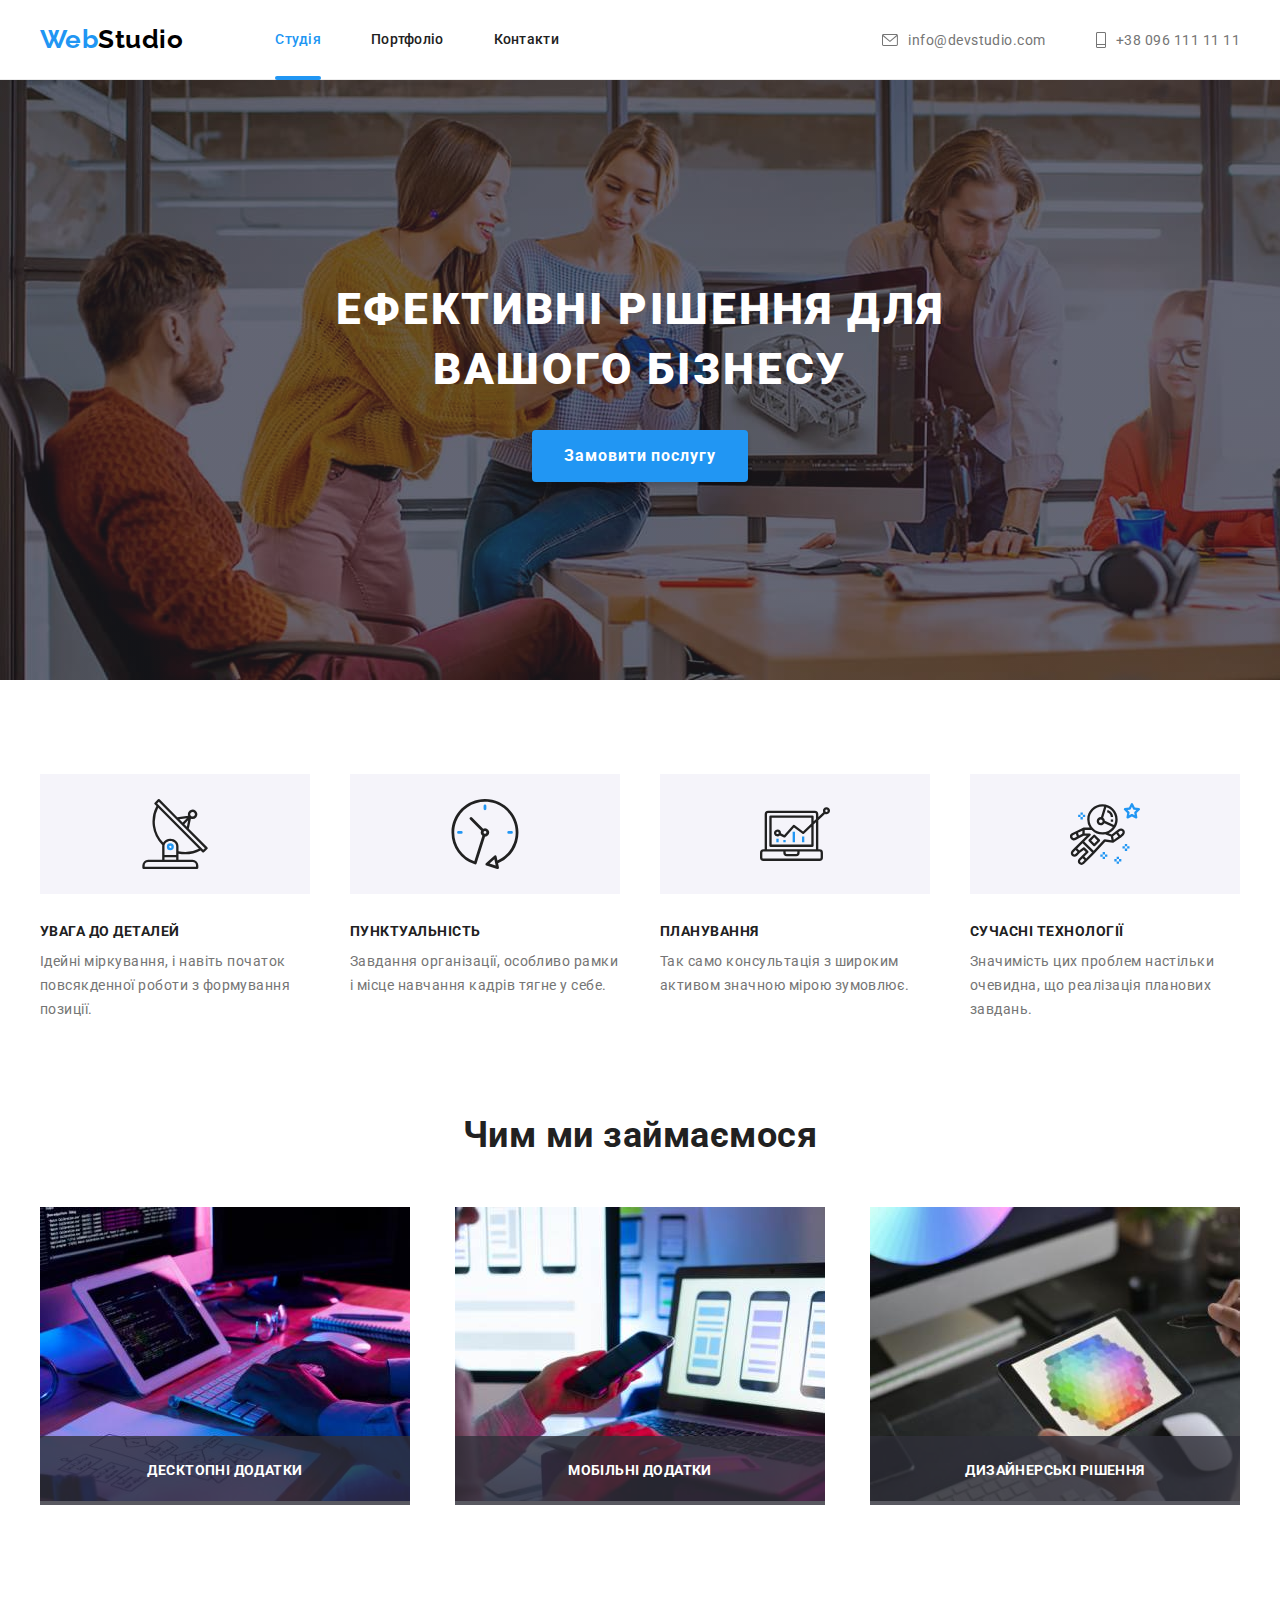
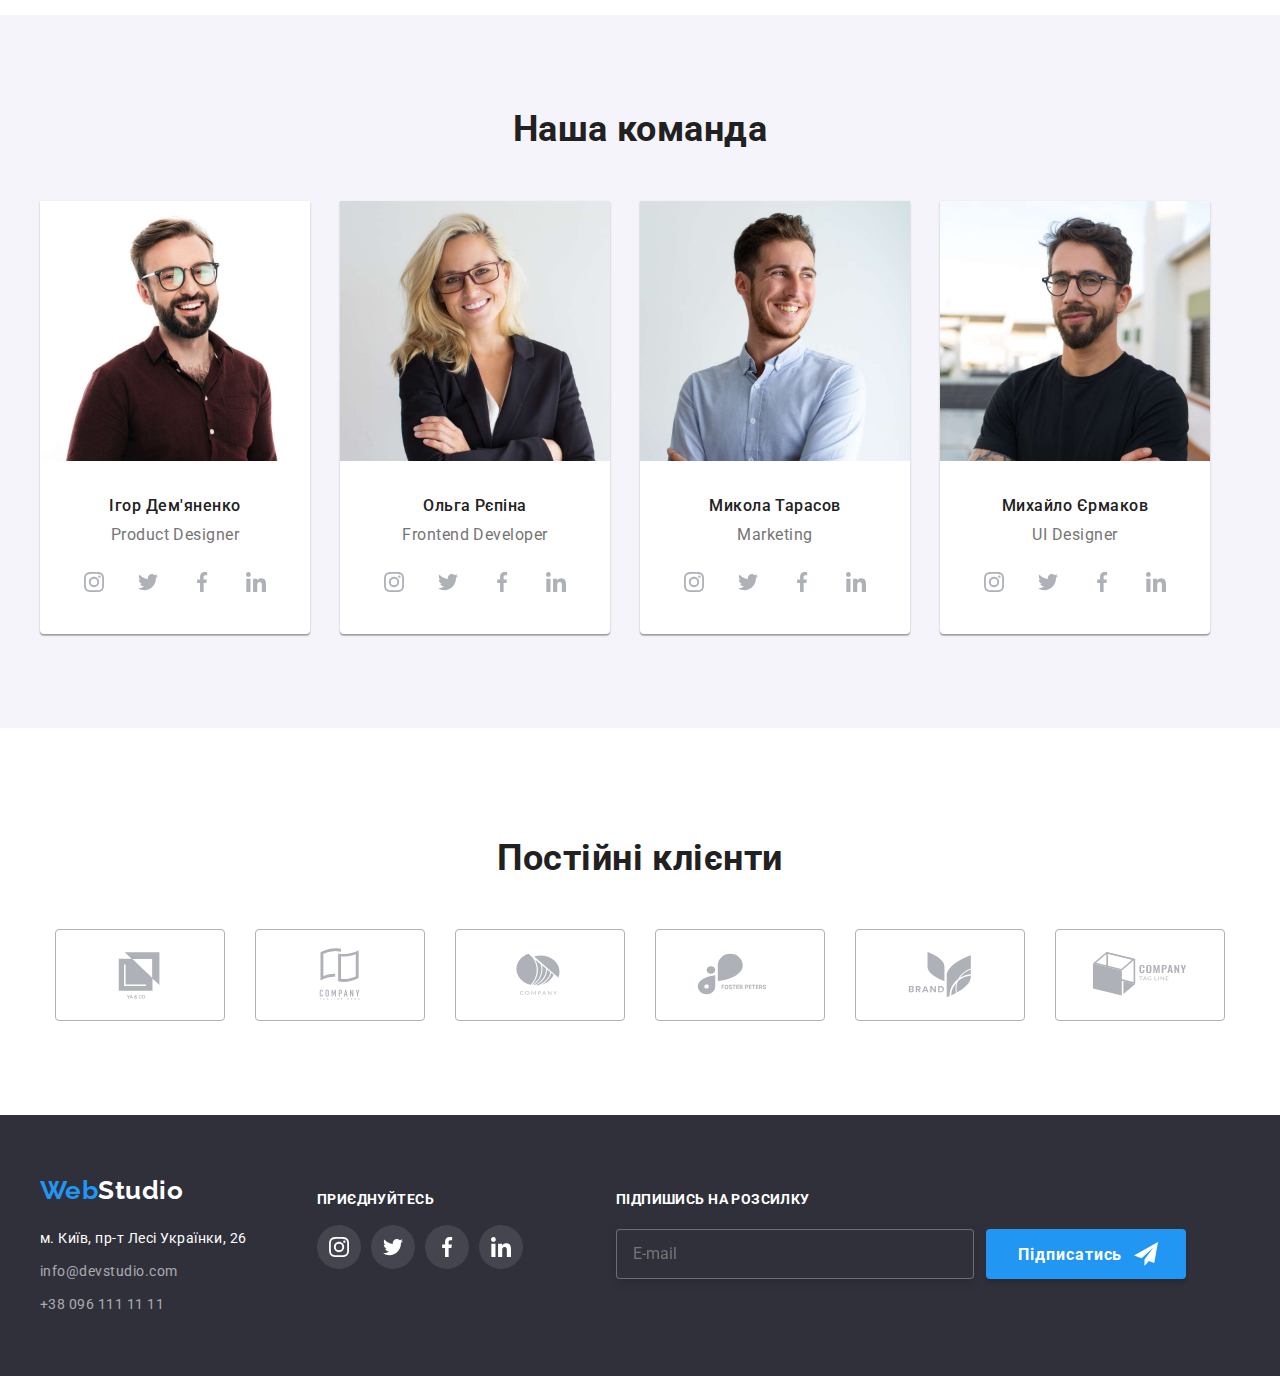
<file: index.html>
<!DOCTYPE html>
<html lang="uk">

<head>
    <meta charset="UTF-8">
    <meta http-equiv="X-UA-Compatible" content="IE=edge">
    <meta name="viewport" content="width=device-width, initial-scale=1.0">
    <title>Document</title>
    <link
        href="https://fonts.googleapis.com/css2?family=Raleway:wght@700&family=Roboto:wght@400;500;700;900&display=swap"
        rel="stylesheet">
    <link rel="stylesheet"
        href="https://cdnjs.cloudflare.com/ajax/libs/modern-normalize/1.1.0/modern-normalize.min.css">
    <link rel="stylesheet" href="./css/main.min.css">
</head>

<body>
    <!--Шапка сайта-->
    <header class="header">
        <div class="header__block">
            <nav class="site-nav">
                <div class="site-nav__logo">
                    <a class="site-nav__logo-img" href="./index.html"><span
                            class="site-nav__logo-img-color">Web</span>Studio</a>
                </div>
                <ul class="site-nav__item">
                    <li class="site-nav__list">
                        <a class="site-nav__link site-nav__link--page" href="./index.html"
                            style="color: #2196F3;">Студія</a>
                    </li>
                    <li class="site-nav__list">
                        <a class="site-nav__link" href="./portfolio.html">Портфоліо</a>
                    </li>
                    <li class="site-nav__list">
                        <a class="site-nav__link" href="">Контакти</a>
                    </li>
                </ul>
            </nav>

            <ul class="contacts">
                <li class="contacts__item">
                    <svg class="contacts__img-mail">
                        <use href="./img/scrypt.svg#mail"></use>
                    </svg>
                    <a class="contacts__text" href="mailto:info@devstudio.com">info@devstudio.com</a>
                </li>
                <li class="contacts__item">
                    <svg class="contacts__img-phone">
                        <use href="./img/scrypt.svg#phone"></use>
                    </svg>
                    <a class="contacts__text" href="tel:+380961111111">+38 096 111 11 11</a>
                </li>
            </ul>

        </div>
    </header>

    <div class="backdrop is-hidden" data-modal>
        <div class="modal">
            <button class="modal__closer-button" data-modal-close>
                <svg class="modal__closer-img">
                    <use href="./img/scrypt.svg#close"></use>
                </svg>
            </button>
            <b class="modal__title-action">Залиште свої дані, ми вам передзвонимо</b>
            <form name="registration" class="reg-form">
                <label class="reg-form__label">
                    <span class="reg-form__text">Ім'я</span>
                    <input class="reg-form__input" type="text" name="name" placeholder=" ">
                    <svg class="reg-form__icon">
                        <use href="./img/scrypt.svg#person"></use>
                    </svg>
                </label>
                <label class="reg-form__label">
                    <span class="reg-form__text">Телефон</span>
                    <input class="reg-form__input" type="tel" name="tel" placeholder=" ">
                    <svg class="reg-form__icon">
                        <use href="./img/scrypt.svg#phone-black"></use>
                    </svg>
                </label>
                <label class="reg-form__label">
                    <span class="reg-form__text">Пошта</span>
                    <input class="reg-form__input" type="email" name="email" placeholder=" ">
                    <svg class="reg-form__icon">
                        <use href="./img/scrypt.svg#email-black"></use>
                    </svg>
                </label>
                <label class="reg-form__label">
                    <span class="reg-form__text">Коментар</span>
                    <textarea class="reg-form__input reg-form__input--size" name="comment" rows="10"
                        placeholder="Введіть текст"></textarea>
                </label>
                <label class="reg-form__checkbox">
                    <input class="reg-form__checkbox-input" type="checkbox" name="checkbox-contract">
                    <span class="reg-form__checkbox-icon"></span>
                    Погоджуюся з розсилкою та приймаю <a class="reg-form__contract" href="">Умови договору</a>
                </label>
            </form>
            <button class="modal__button" type="submit">Відправити</button>
        </div>
    </div>
    <!--Уникальный контент сайта-->
    <main>
        <!--Hero-->
        <section class="hero">
            <div class="hero__block">
                <h1 class="hero__title">Ефективні рішення для вашого бізнесу</h1>
            </div>
            <button class="hero__button" type="button" data-modal-open>Замовити послугу</button>
        </section>
        <!--Наши принципы-->
        <section class="advantage">
            <h2 class="advantage__title">Наши принцины</h2>
            <ul class="principles">
                <li class="principles__item">
                    <div class="principles__pic">
                        <svg class="principles__img">
                            <use href="./img/scrypt.svg#antenna"></use>
                        </svg>
                    </div>
                    <h3 class="principles__title">УВАГА ДО ДЕТАЛЕЙ</h3>
                    <p class="principles__text">Ідейні міркування, i навіть початок повсякденної роботи з формування
                        позиції.
                    </p>
                </li>
                <li class="principles__item">
                    <div class="principles__pic">
                        <svg class="principles__img">
                            <use href="./img/scrypt.svg#clock"></use>
                        </svg>
                    </div>
                    <h3 class="principles__title">ПУНКТУАЛЬНІСТЬ</h3>
                    <p class="principles__text">Завдання організації, особливо рамки і місце навчання кадрів тягне у
                        себе.</p>
                </li>
                <li class="principles__item">
                    <div class="principles__pic">
                        <svg class="principles__img">
                            <use href="./img/scrypt.svg#diagram"></use>
                        </svg>
                    </div>
                    <h3 class="principles__title">ПЛАНУВАННЯ</h3>
                    <p class="principles__text">Так само консультація з широким активом значною мірою зумовлює.</p>
                </li>
                <li class="principles__item">
                    <div class="principles__pic">
                        <svg class="principles__img">
                            <use href="./img/scrypt.svg#astronaut"></use>
                        </svg>
                    </div>
                    <h3 class="principles__title">СУЧАСНІ ТЕХНОЛОГІЇ</h3>
                    <p class="principles__text">Значимість цих проблем настільки очевидна, що реалізація планових
                        завдань.</p>
                </li>
            </ul>
        </section>
        <!--Наши возможности, вид деятельности-->
        <section class="work">
            <h2 class="work__title">Чим ми займаємося</h2>
            <ul class="work__list">
                <li class="work__wrapper">
                    <img src="./img/programmer.jpg" alt="Програмирование" width="370">
                    <p class="work__text">
                        ДЕСКТОПНІ ДОДАТКИ
                    </p>
                </li>
                <li class="work__wrapper">
                    <img src="./img/designe.jpg" alt="Дизайн" width="370">
                    <p class="work__text">
                        МОБІЛЬНІ ДОДАТКИ
                    </p>
                </li>
                <li class="work__wrapper">
                    <img src="./img/painting.jpg" alt="Раскрашивание" width="370">
                    <p class="work__text">
                        ДИЗАЙНЕРСЬКІ РІШЕННЯ
                    </p>
                </li>
            </ul>
        </section>
        <!--Наша команда-->
        <section class="team">
            <div class="team__container">
                <h2 class="team__title">Наша команда</h2>
                <ul class="peoples">
                    <li class="peoples__list">
                        <img src="./img/igor.jpg" alt="Мужик в очках" width="270">
                        <h3 class="peoples__name">Ігор Дем'яненко</h3>
                        <p class="peoples__text">Product Designer</p>
                        <ul class="peoples__contacts">
                            <li class="peoples__links">
                                <svg class="peoples__networks">
                                    <use href="./img/scrypt.svg#instagram"></use>
                                </svg>
                            </li>
                            <li class="peoples__links">
                                <svg class="peoples__networks">
                                    <use href="./img/scrypt.svg#twitter"></use>
                                </svg>
                            </li>
                            <li class="peoples__links">
                                <svg class="peoples__networks">
                                    <use href="./img/scrypt.svg#facebook"></use>
                                </svg>
                            </li>
                            <li class="peoples__links">
                                <svg class="peoples__networks">
                                    <use href="./img/scrypt.svg#linkedin"></use>
                                </svg>
                            </li>
                        </ul>
                    </li>
                    <li class="peoples__list">
                        <img src="./img/olga.jpg" alt="Женщина в очках" width="270">
                        <h3 class="peoples__name">Ольга Рєпіна</h3>
                        <p class="peoples__text">Frontend Developer</p>
                        <ul class="peoples__contacts">
                            <li class="peoples__links">
                                <svg class="peoples__networks">
                                    <use href="./img/scrypt.svg#instagram"></use>
                                </svg>
                            </li>
                            <li class="peoples__links">
                                <svg class="peoples__networks">
                                    <use href="./img/scrypt.svg#twitter"></use>
                                </svg>
                            </li>
                            <li class="peoples__links">
                                <svg class="peoples__networks">
                                    <use href="./img/scrypt.svg#facebook"></use>
                                </svg>
                            </li>
                            <li class="peoples__links">
                                <svg class="peoples__networks">
                                    <use href="./img/scrypt.svg#linkedin"></use>
                                </svg>
                            </li>
                        </ul>
                    </li>
                    <li class="peoples__list">
                        <img src="./img/kolya.jpg" alt="Мужик без очков" width="270">
                        <h3 class="peoples__name">Микола Тарасов</h3>
                        <p class="peoples__text">Marketing</p>
                        <ul class="peoples__contacts">
                            <li class="peoples__links">
                                <svg class="peoples__networks">
                                    <use href="./img/scrypt.svg#instagram"></use>
                                </svg>
                            </li>
                            <li class="peoples__links">
                                <svg class="peoples__networks">
                                    <use href="./img/scrypt.svg#twitter"></use>
                                </svg>
                            </li>
                            <li class="peoples__links">
                                <svg class="peoples__networks">
                                    <use href="./img/scrypt.svg#facebook"></use>
                                </svg>
                            </li>
                            <li class="peoples__links">
                                <svg class="peoples__networks">
                                    <use href="./img/scrypt.svg#linkedin"></use>
                                </svg>
                            </li>
                        </ul>
                    </li>
                    <li class="peoples__list">
                        <img src="./img/misha.jpg" alt="Просто мужик" width="270">
                        <h3 class="peoples__name">Михайло Єрмаков</h3>
                        <p class="peoples__text">UI Designer</p>
                        <ul class="peoples__contacts">
                            <li class="peoples__links">
                                <svg class="peoples__networks">
                                    <use href="./img/scrypt.svg#instagram"></use>
                                </svg>
                            </li>
                            <li class="peoples__links">
                                <svg class="peoples__networks">
                                    <use href="./img/scrypt.svg#twitter"></use>
                                </svg>
                            </li>
                            <li class="peoples__links">
                                <svg class="peoples__networks">
                                    <use href="./img/scrypt.svg#facebook"></use>
                                </svg>
                            </li>
                            <li class="peoples__links">
                                <svg class="peoples__networks">
                                    <use href="./img/scrypt.svg#linkedin"></use>
                                </svg>
                            </li>
                        </ul>
                    </li>
                </ul>
            </div>
        </section>
        <!--Клиенты-->
        <section class="clients">
            <h2 class="clients__title">Постійні клієнти</h2>
            <ul class="clients__list">
                <li class="clients__logo">
                    <svg class="clients__img">
                        <use href="./img/scrypt.svg#ya-and-go"></use>
                    </svg>
                </li>
                <li class="clients__logo">
                    <svg class="clients__img">
                        <use href="./img/scrypt.svg#tagline-here"></use>
                    </svg>
                </li>
                <li class="clients__logo">
                    <svg class="clients__img">
                        <use href="./img/scrypt.svg#company"></use>
                    </svg>
                </li>
                <li class="clients__logo">
                    <svg class="clients__img">
                        <use href="./img/scrypt.svg#foster-peters"></use>
                    </svg>
                </li>
                <li class="clients__logo">
                    <svg class="clients__img">
                        <use href="./img/scrypt.svg#brand"></use>
                    </svg>
                </li>
                <li class="clients__logo">
                    <svg class="clients__img">
                        <use href="./img/scrypt.svg#tag-line"></use>
                    </svg>
                </li>
            </ul>
        </section>
    </main>
    <!--Футер-->
    <footer class="footer">
        <div class="footer__container">
            <div class="info">
                <a class="info__logo info__logo--footer" href="./index.html"><span
                        class="info__logo-inverse">Web</span>Studio</a>
                <address class="info__address">
                    м. Київ, пр-т Лесі Українки, 26
                </address>
                <ul class="info__links">
                    <li class="info__contacts info__contacts--margin">
                        <a class="info__contacts-link" href="mailto:info@devstudio.com">info@devstudio.com</a>
                    </li>
                    <li class="info__contacts">
                        <a class="info__contacts-link" href="tel:+380961111111">+38 096 111 11 11</a>
                    </li>
                </ul>
            </div>
            <div class="social-networks">
                <b class="social-networks__text">ПРИЄДНУЙТЕСЬ</b>
                <ul class="social-networks__list">
                    <li class="social-networks__logo">
                        <svg class="social-networks__img">
                            <use href="./img/scrypt.svg#instagram"></use>
                        </svg>
                    </li>
                    <li class="social-networks__logo">
                        <svg class="social-networks__img">
                            <use href="./img/scrypt.svg#twitter"></use>
                        </svg>
                    </li>
                    <li class="social-networks__logo">
                        <svg class="social-networks__img">
                            <use href="./img/scrypt.svg#facebook"></use>
                        </svg>
                    </li>
                    <li class="social-networks__logo">
                        <svg class="social-networks__img">
                            <use href="./img/scrypt.svg#linkedin"></use>
                        </svg>
                    </li>
                </ul>
            </div>
            <div class="subscription">
                <b class="subscription__action">ПІДПИШИСЬ НА РОЗСИЛКУ</b>
                <div class="subscription__container">
                    <label class="subscription__label">
                        <input class="subscription__input" type="email" name="email" placeholder="E-mail">
                    </label>
                        <a class="subscription__link" href="">
                            Підписатись
                            <svg class="subscription__img">
                                <use href="./img/scrypt.svg#icon-send"></use>
                            </svg>
                        </a>
                </div>
            </div>
        </div>
    </footer>
    <script src="./js/modal.js"></script>
</body>



</html>
</file>
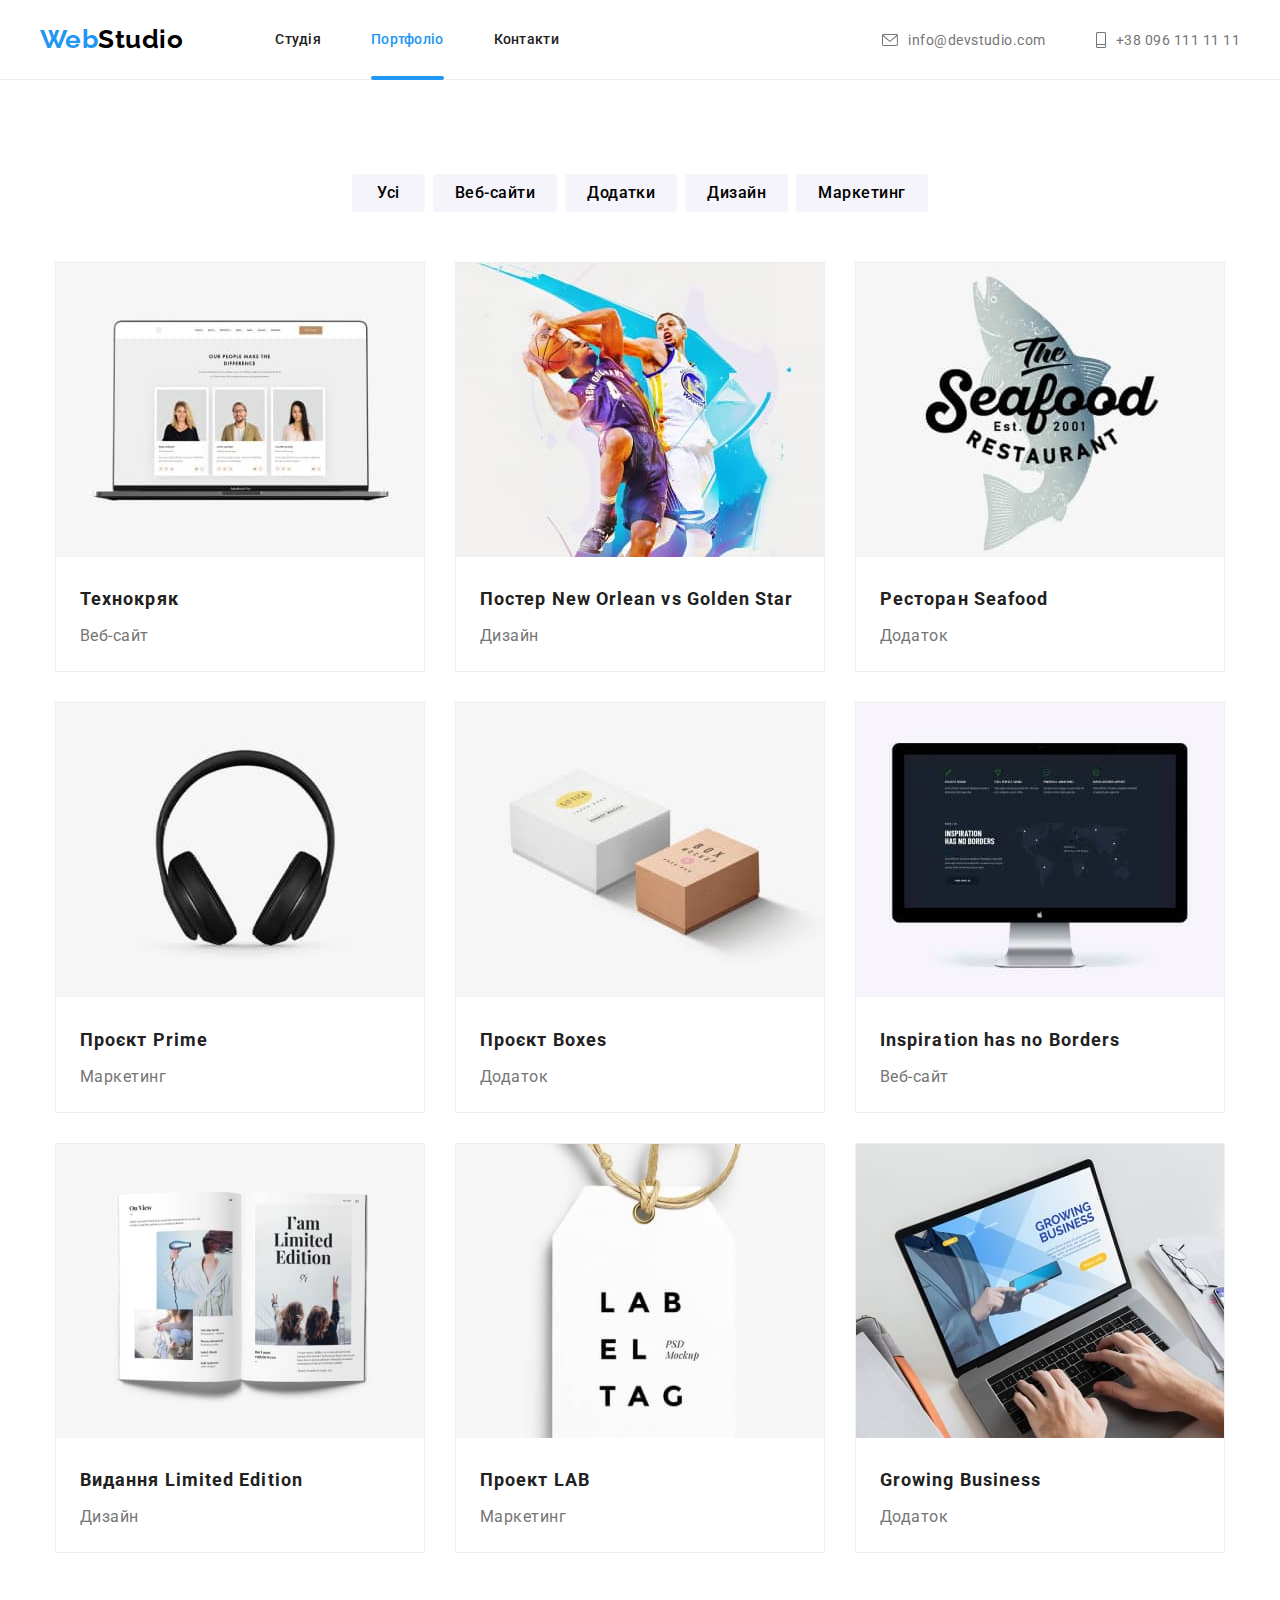
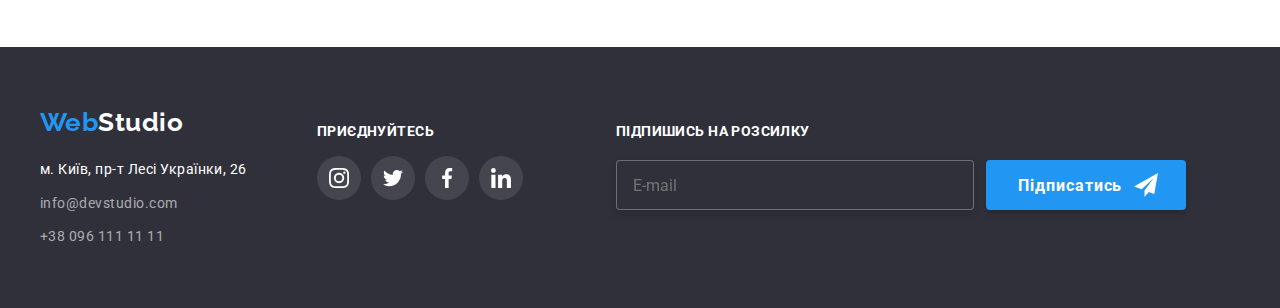
<file: portfolio.html>
<!DOCTYPE html>
<html lang="uk">

<head>
    <meta charset="UTF-8">
    <meta http-equiv="X-UA-Compatible" content="IE=edge">
    <meta name="viewport" content="width=device-width, initial-scale=1.0">
    <title>Document</title>
    <link
        href="https://fonts.googleapis.com/css2?family=Raleway:wght@700&family=Roboto:wght@400;500;700;900&display=swap"
        rel="stylesheet">
    <link rel="stylesheet"
        href="https://cdnjs.cloudflare.com/ajax/libs/modern-normalize/1.1.0/modern-normalize.min.css">
    <link rel="stylesheet" href="./css/main.min.css" />
</head>

<body>
    <!--Шапка сайта-->
    <header class="header">
        <div class="header__block">
            <nav class="site-nav">
                <div class="site-nav__logo">
                    <a class="site-nav__logo-img" href="./index.html"><span
                            class="site-nav__logo-img-color">Web</span>Studio</a>
                </div>
                <ul class="site-nav__item">
                    <li class="site-nav__list">
                        <a class="site-nav__link" href="./index.html">Студія</a>
                    </li>
                    <li class="site-nav__list">
                        <a class="site-nav__link site-nav__link--page" style="color: #2196F3;" href="./portfolio.html">Портфоліо</a>
                    </li>
                    <li class="site-nav__list">
                        <a class="site-nav__link" href="">Контакти</a>
                    </li>
                </ul>
            </nav>

            <ul class="contacts">
                <li class="contacts__item">
                    <svg class="contacts__img-mail">
                        <use href="./img/scrypt.svg#mail"></use>
                    </svg>
                    <a class="contacts__text" href="mailto:info@devstudio.com">info@devstudio.com</a>
                </li>
                <li class="contacts__item">
                    <svg class="contacts__img-phone">
                        <use href="./img/scrypt.svg#phone"></use>
                    </svg>
                    <a class="contacts__text" href="tel:+380961111111">+38 096 111 11 11</a>
                </li>
            </ul>

        </div>
    </header>
    <main>
        <section class="portfolio">
            <h1 class="portfolio__title">Вже готові роботи</h1>
            <ul class="buttons">
                <li class="buttons__style">
                    <button class="button__filter button__filter--all" type="button">Усі</button>
                </li>
                <li class="buttons__style">
                    <button class="button__filter" type="button">Веб-сайти</button>
                </li>
                <li class="buttons__style">
                    <button class="button__filter" type="button">Додатки</button>
                </li>
                <li class="buttons__style">
                    <button class="button__filter" type="button">Дизайн</button>
                </li>
                <li class="buttons__style">
                    <button class="button__filter" type="button">Маркетинг</button>
                </li>
            </ul>
            <ul class="portfolio__sites">
                <li class="portfolio__list">
                    <a href="">
                        <div class="portfolio__info">
                            <img src="./img/techohack.jpg" alt="Ноутбук" width="370">
                            <p class="portfolio__descr">
                                Ресурс пропонує комплексні пропозиції з різним рівнем функціоналу та сервісів. Все це
                                дозволить відвідувачу отримати
                                вичерпні відомості про компанію чи приватну особу.
                            </p>
                        </div>
                        <h2 class="portfolio__name">Технокряк</h2>
                        <p class="portfolio__text">Веб-сайт</p>
                    </a>
                </li>
                <li class="portfolio__list">
                    <a href="">
                        <div class="portfolio__info">
                            <img src="./img/bascketball.jpg" alt="Два баскетболиста" width="370">
                            <p class="portfolio__descr">
                                Ресурс пропонує комплексні пропозиції з різним рівнем функціоналу та сервісів. Все це
                                дозволить відвідувачу отримати
                                вичерпні відомості про компанію чи приватну особу.
                            </p>
                        </div>
                        <h2 class="portfolio__name">Постер New Orlean vs Golden Star</h2>
                        <p class="portfolio__text">Дизайн</p>
                    </a>
                </li>
                <li class="portfolio__list">
                    <a href="">
                        <div class="portfolio__info">
                            <img src="./img/fish-food.jpg" alt="Рыбный ресторан" width="370">
                            <p class="portfolio__descr">
                                Ресурс пропонує комплексні пропозиції з різним рівнем функціоналу та сервісів. Все це
                                дозволить відвідувачу отримати
                                вичерпні відомості про компанію чи приватну особу.
                            </p>
                        </div>
                        <h2 class="portfolio__name">Ресторан Seafood</h2>
                        <p class="portfolio__text">Додаток</p>
                    </a>
                </li>
                <li class="portfolio__list">
                    <a href="">
                        <div class="portfolio__info">
                            <img src="./img/headphons.jpg" alt="Наушники" width="370">
                            <p class="portfolio__descr">
                                Ресурс пропонує комплексні пропозиції з різним рівнем функціоналу та сервісів. Все це
                                дозволить відвідувачу отримати
                                вичерпні відомості про компанію чи приватну особу.
                            </p>
                        </div>
                        <h2 class="portfolio__name">Проєкт Prime</h2>
                        <p class="portfolio__text">Маркетинг</p>
                    </a>
                </li>
                <li class="portfolio__list">
                    <a href="">
                        <div class="portfolio__info">
                            <img src="./img/two-bax.jpg" alt="Две коробки" width="370">
                            <p class="portfolio__descr">
                                Ресурс пропонує комплексні пропозиції з різним рівнем функціоналу та сервісів. Все це
                                дозволить відвідувачу отримати
                                вичерпні відомості про компанію чи приватну особу.
                            </p>
                        </div>
                        <h2 class="portfolio__name">Проєкт Boxes</h2>
                        <p class="portfolio__text">Додаток</p>
                    </a>
                </li>
                <li class="portfolio__list">
                    <a href="">
                        <div class="portfolio__info">
                            <img src="./img/computer-black.jpg" alt="iMac" width="370">
                            <p class="portfolio__descr">
                                Ресурс пропонує комплексні пропозиції з різним рівнем функціоналу та сервісів. Все це
                                дозволить відвідувачу отримати
                                вичерпні відомості про компанію чи приватну особу.
                            </p>
                        </div>
                        <h2 class="portfolio__name">Inspiration has no Borders</h2>
                        <p class="portfolio__text">Веб-сайт</p>
                    </a>
                </li>
                <li class="portfolio__list">
                    <a href="">
                        <div class="portfolio__info">
                            <img src="./img/magazine.jpg" alt="Журнал" width="370">
                            <p class="portfolio__descr">
                                Ресурс пропонує комплексні пропозиції з різним рівнем функціоналу та сервісів. Все це
                                дозволить відвідувачу отримати
                                вичерпні відомості про компанію чи приватну особу.
                            </p>
                        </div>
                        <h2 class="portfolio__name">Видання Limited Edition</h2>
                        <p class="portfolio__text">Дизайн</p>
                    </a>
                </li>
                <li class="portfolio__list">
                    <a href="">
                        <div class="portfolio__info">
                            <img src="./img/birka.jpg" alt="Бирка для одежды" width="370">
                            <p class="portfolio__descr">
                                Ресурс пропонує комплексні пропозиції з різним рівнем функціоналу та сервісів. Все це
                                дозволить відвідувачу отримати
                                вичерпні відомості про компанію чи приватну особу.
                            </p>
                        </div>
                        <h2 class="portfolio__name">Проект LAB</h2>
                        <p class="portfolio__text">Маркетинг</p>
                    </a>
                </li>
                <li class="portfolio__list">
                    <a href="">
                        <div class="portfolio__info">
                            <img src="./img/laptop.jpg" alt="Работа за ноутбуком" width="370">
                            <p class="portfolio__descr">
                                Ресурс пропонує комплексні пропозиції з різним рівнем функціоналу та сервісів. Все це
                                дозволить відвідувачу отримати
                                вичерпні відомості про компанію чи приватну особу.
                            </p>
                        </div>
                        <h2 class="portfolio__name">Growing Business</h2>
                        <p class="portfolio__text">Додаток</p>
                    </a>
                </li>
            </ul>
        </section>
    </main>
    <footer class="footer">
        <div class="footer__container">
            <div class="info">
                <a class="info__logo info__logo--footer" href="./index.html"><span
                        class="info__logo-inverse">Web</span>Studio</a>
                <address class="info__address">
                    м. Київ, пр-т Лесі Українки, 26
                </address>
                <ul class="info__links">
                    <li class="info__contacts info__contacts--margin">
                        <a class="info__contacts-link" href="mailto:info@devstudio.com">info@devstudio.com</a>
                    </li>
                    <li class="info__contacts">
                        <a class="info__contacts-link" href="tel:+380961111111">+38 096 111 11 11</a>
                    </li>
                </ul>
            </div>
            <div class="social-networks">
                <b class="social-networks__text">ПРИЄДНУЙТЕСЬ</b>
                <ul class="social-networks__list">
                    <li class="social-networks__logo">
                        <svg class="social-networks__img">
                            <use href="./img/scrypt.svg#instagram"></use>
                        </svg>
                    </li>
                    <li class="social-networks__logo">
                        <svg class="social-networks__img">
                            <use href="./img/scrypt.svg#twitter"></use>
                        </svg>
                    </li>
                    <li class="social-networks__logo">
                        <svg class="social-networks__img">
                            <use href="./img/scrypt.svg#facebook"></use>
                        </svg>
                    </li>
                    <li class="social-networks__logo">
                        <svg class="social-networks__img">
                            <use href="./img/scrypt.svg#linkedin"></use>
                        </svg>
                    </li>
                </ul>
            </div>
            <div class="subscription">
                <b class="subscription__action">ПІДПИШИСЬ НА РОЗСИЛКУ</b>
                <div class="subscription__container">
                    <label class="subscription__label">
                        <input class="subscription__input" type="email" name="email" placeholder="E-mail">
                    </label>
                    <a class="subscription__link" href="">
                        Підписатись
                        <svg class="subscription__img">
                            <use href="./img/scrypt.svg#icon-send"></use>
                        </svg>
                    </a>
                </div>
            </div>
        </div>
    </footer>
</body>
</file>
<file: css/main.min.css>
.footer__container,.portfolio,.clients,.team__container,.work,.advantage,.header__block{width:1230px;padding-left:15px;padding-right:15px;margin-left:auto;margin-right:auto}.subscription__link,.hero__button,.modal__button{margin-left:auto;margin-right:auto;padding:17px 32px;color:#fff;background-color:#2196f3;-webkit-box-shadow:0px 4px 4px rgba(0,0,0,.15);box-shadow:0px 4px 4px rgba(0,0,0,.15);border-radius:4px;border:0;font-weight:700;font-size:16px;letter-spacing:.06em;cursor:pointer}.modal__button,.reg-form__checkbox,.site-nav,.header__block{display:-webkit-box;display:-ms-flexbox;display:flex;-webkit-box-align:center;-ms-flex-align:center;align-items:center}.reg-form__checkbox-input{position:absolute;width:1px;height:1px;margin:-1px;border:0;padding:0;clip:rect(0 0 0 0);overflow:hidden}.team__title,.work__title{text-align:center;font-size:36px;line-height:1.16}.info__logo,.site-nav__logo-img{font-family:"Raleway",sans-serif;font-weight:700;font-size:26px;line-height:1.2}body{font-family:"Roboto",sans-serif;color:#757575;font-style:normal;letter-spacing:.03em}main{padding-top:80px}ul{list-style-type:none;padding-left:0}a{text-decoration:none}h2,h3{color:#212121;margin-top:0;margin-bottom:0}p{margin-top:0;margin-bottom:0}input{padding:0}.header{position:fixed;top:0;right:0;left:0;background-color:#fff;border-bottom:1px solid #ececec;z-index:2}.site-nav__item{display:-webkit-box;display:-ms-flexbox;display:flex;margin-left:92px}.site-nav__item li:not(:last-child){margin-right:50px}.site-nav__link{-webkit-transition:color 250ms cubic-bezier(0.4, 0, 0.2, 1);transition:color 250ms cubic-bezier(0.4, 0, 0.2, 1)}.site-nav__link:hover,.site-nav__link:focus{color:#2196f3}.site-nav__list{position:relative}.site-nav__link--page::after{content:"";position:absolute;bottom:-171%;display:block;width:100%;height:4px;background:#2196f3;border-radius:2px}.site-nav__link{color:#212121;letter-spacing:.02em;font-size:14px;font-weight:500;padding-top:32px;padding-bottom:32px}.site-nav__logo-img-color{color:#2196f3}.site-nav__logo-img{color:#000}.site-nav__logo{padding:24px 0}.contacts{display:-webkit-box;display:-ms-flexbox;display:flex;margin-left:auto}.contacts .contacts__item:not(:last-child){margin-right:50px}.contacts__item{font-size:14px;font-style:500}.contacts__img-mail{width:16px;height:12px;margin-right:10px}.contacts__img-phone{width:10px;height:16px;margin-right:10px}.contacts__text{color:#757575;-webkit-transition:color 250ms cubic-bezier(0.4, 0, 0.2, 1);transition:color 250ms cubic-bezier(0.4, 0, 0.2, 1)}.contacts__text{color:#757575;font-size:14px}.contacts__item{display:-webkit-box;display:-ms-flexbox;display:flex;-webkit-box-align:center;-ms-flex-align:center;align-items:center;fill:#757575;-webkit-transition:fill 250ms cubic-bezier(0.4, 0, 0.2, 1);transition:fill 250ms cubic-bezier(0.4, 0, 0.2, 1)}.contacts__item:hover,.contacts__item:focus,.contacts__item:hover,.contacts__item:focus{color:#2196f3;fill:#2196f3}.contacts__item:hover .contacts__text,.contacts__item:focus .contacts__text,.contacts__item:hover .contacts__text,.contacts__item:focus .contacts__text{color:#2196f3;fill:#2196f3}.backdrop{position:fixed;top:0;bottom:0;left:0;right:0;z-index:3;background-color:rgba(0,0,0,.2);opacity:1;-webkit-transition:opacity 250ms cubic-bezier(0.4, 0, 0.2, 1);transition:opacity 250ms cubic-bezier(0.4, 0, 0.2, 1)}.backdrop.is-hidden{opacity:0;pointer-events:none}.backdrop.is-hidden .modal{-webkit-transform:translate(-50%, -50%) scale(1.1);transform:translate(-50%, -50%) scale(1.1)}.modal{position:absolute;top:50%;left:50%;min-width:528px;min-height:581px;background-color:#fff;-webkit-box-shadow:0px 1px 3px rgba(0,0,0,.12),0px 1px 1px rgba(0,0,0,.14),0px 2px 1px rgba(0,0,0,.2);box-shadow:0px 1px 3px rgba(0,0,0,.12),0px 1px 1px rgba(0,0,0,.14),0px 2px 1px rgba(0,0,0,.2);border-radius:4px;-webkit-transform:translate(-50%, -50%) scale(1);transform:translate(-50%, -50%) scale(1);-webkit-transition:-webkit-transform 250ms cubic-bezier(0.4, 0, 0.2, 1);transition:-webkit-transform 250ms cubic-bezier(0.4, 0, 0.2, 1);transition:transform 250ms cubic-bezier(0.4, 0, 0.2, 1);transition:transform 250ms cubic-bezier(0.4, 0, 0.2, 1), -webkit-transform 250ms cubic-bezier(0.4, 0, 0.2, 1)}.modal__closer-button{position:absolute;right:8px;top:8px;border:0px;padding:0;background-color:#fff;cursor:pointer}.modal__closer-img{border-radius:50%;border:1px solid rgba(0,0,0,.1);width:30px;height:30px;-webkit-transition:fill 250ms cubic-bezier(0.4, 0, 0.2, 1);transition:fill 250ms cubic-bezier(0.4, 0, 0.2, 1)}.modal__closer-button:hover .modal__closer-img,.modal__closer-button:focus .modal__closer-img{fill:#2196f3}.modal__title-action{display:block;margin-top:40px;font-weight:700;font-size:20px;line-height:1.15;text-align:center;letter-spacing:.03em;color:#212121}.reg-form{display:-webkit-box;display:-ms-flexbox;display:flex;-webkit-box-orient:vertical;-webkit-box-direction:normal;-ms-flex-direction:column;flex-direction:column}.reg-form:first-of-type{margin-top:2px}.reg-form__label{position:relative;display:-webkit-box;display:-ms-flexbox;display:flex;-webkit-box-orient:vertical;-webkit-box-direction:normal;-ms-flex-direction:column;flex-direction:column;padding:0 40px;font-weight:400;font-size:12px;line-height:1.16;letter-spacing:.01em}.reg-form__icon{position:absolute;display:-webkit-box;display:-ms-flexbox;display:flex;width:18px;height:18px;left:52px;bottom:11px;fill:#000;-webkit-transition:fill 250ms cubic-bezier(0.4, 0, 0.2, 1);transition:fill 250ms cubic-bezier(0.4, 0, 0.2, 1)}.reg-form__input{border:1px solid rgba(33,33,33,.2);border-radius:4px;-webkit-transition:border-color 250ms cubic-bezier(0.4, 0, 0.2, 1);transition:border-color 250ms cubic-bezier(0.4, 0, 0.2, 1);height:40px;padding-left:42px}.reg-form__input:focus{outline:0;border-color:#2196f3}.reg-form__input:focus+.reg-form__icon{fill:#2196f3}.reg-form__input--size{height:auto;padding-left:16px;padding-top:12px;padding-right:16px;resize:none}.reg-form__input--size::-webkit-input-placeholder{color:rgba(117,117,117,.5);letter-spacing:.01em}.reg-form__input--size::-moz-placeholder{color:rgba(117,117,117,.5);letter-spacing:.01em}.reg-form__input--size:-ms-input-placeholder{color:rgba(117,117,117,.5);letter-spacing:.01em}.reg-form__input--size::-ms-input-placeholder{color:rgba(117,117,117,.5);letter-spacing:.01em}.reg-form__input--size::placeholder{color:rgba(117,117,117,.5);letter-spacing:.01em}.reg-form__text{margin-top:10px;margin-bottom:4px}.reg-form__checkbox{margin-top:20px;margin-left:54px;font-weight:400;font-size:14px;line-height:1.71;letter-spacing:.03em}.reg-form__checkbox-input:checked+.reg-form__checkbox-icon{background-image:url(../img/svg/icon-check.svg);background-size:contain;border:1px solid #2196f3;border-radius:2px;background-color:#2196f3}.reg-form__checkbox-icon{display:inline-block;margin-right:8px;width:16px;height:16px;border:2px solid #000;border-radius:2px}.reg-form__contract{margin-left:4px;color:#2196f3;text-decoration:underline}.modal__button{margin-top:30px;margin-bottom:40px}.hero{color:#fff;text-align:center;background-color:#2f303a;background-image:-webkit-gradient(linear, left top, right top, from(rgba(47, 48, 58, 0.4)), to(rgba(47, 48, 58, 0.4))),url(../img/hero-background.jpg);background-image:linear-gradient(to right, rgba(47, 48, 58, 0.4), rgba(47, 48, 58, 0.4)),url(../img/hero-background.jpg);max-width:1600px;min-width:1230px;height:600px;margin-left:auto;margin-right:auto;padding-left:15px;padding-right:15px}.hero__title{font-weight:900;font-size:44px;line-height:1.36;letter-spacing:.06em;text-transform:uppercase;margin-top:0;margin-bottom:0;padding-top:200px}.hero__block{width:696px;margin-left:auto;margin-right:auto}.hero__button{margin-top:30px}.advantage{padding-top:94px}.advantage__title{position:absolute;-webkit-transform:translateY(-160px);transform:translateY(-160px);z-index:-1}.principles{display:-webkit-box;display:-ms-flexbox;display:flex;-ms-flex-wrap:wrap;flex-wrap:wrap;-webkit-box-pack:justify;-ms-flex-pack:justify;justify-content:space-between;margin-top:0;margin-bottom:0}.principles__title{font-weight:700;font-size:14px;line-height:1.14}.principles__text{margin-top:10px;font-weight:400;font-size:14px;line-height:1.7}.principles__item{width:270px}.principles__pic{display:-webkit-box;display:-ms-flexbox;display:flex;width:270px;height:120px;background-color:#f5f4fa;margin-bottom:30px}.principles__img{width:70px;margin:25px 100px}.principles__text{margin-top:10px}.work{padding-top:94px;padding-bottom:94px}.work__list{display:-webkit-box;display:-ms-flexbox;display:flex;-ms-flex-wrap:wrap;flex-wrap:wrap;-webkit-box-pack:justify;-ms-flex-pack:justify;justify-content:space-between}.work__title{margin-bottom:50px}.work__wrapper{position:relative}.work__text{position:absolute;left:0;right:0;bottom:0;padding:27px 0;color:#fff;background-color:rgba(47,48,58,.8);font-weight:700;font-size:14px;line-height:1.14;text-align:center;letter-spacing:.03em}.team{background:#f5f4fa}.team__container{padding-top:94px}.team__title{margin-bottom:50px}.peoples__name{font-weight:500;font-size:16px;line-height:1.19;margin-top:30px;text-align:center}.peoples__text{margin-bottom:16px;margin-top:10px;font-weight:400;font-size:16px;line-height:1.19;text-align:center}.peoples{display:-webkit-box;display:-ms-flexbox;display:flex;padding:0;padding-bottom:94px}.peoples:last-child{margin-right:0}.peoples__list{-webkit-box-shadow:0px 1px 3px rgba(0,0,0,.12),0px 1px 1px rgba(0,0,0,.14),0px 2px 1px rgba(0,0,0,.2);box-shadow:0px 1px 3px rgba(0,0,0,.12),0px 1px 1px rgba(0,0,0,.14),0px 2px 1px rgba(0,0,0,.2);border-radius:0px 0px 4px 4px;background:#fff;margin-right:30px}.peoples__contacts{display:-webkit-box;display:-ms-flexbox;display:flex;-webkit-box-orient:horizontal;-webkit-box-direction:normal;-ms-flex-direction:row;flex-direction:row;-webkit-box-pack:center;-ms-flex-pack:center;justify-content:center;margin-bottom:30px}.peoples__links{display:-webkit-box;display:-ms-flexbox;display:flex;padding:12px;border-radius:50%;margin-right:10px;fill:#afb1b8;-webkit-transition:fill 250ms cubic-bezier(0.4, 0, 0.2, 1),background-color 250ms cubic-bezier(0.4, 0, 0.2, 1);transition:fill 250ms cubic-bezier(0.4, 0, 0.2, 1),background-color 250ms cubic-bezier(0.4, 0, 0.2, 1)}.peoples__links:last-child{margin-right:0}.peoples__links:focus,.peoples__links:hover{background-color:#2196f3;fill:#fff}.peoples__networks{display:-webkit-box;display:-ms-flexbox;display:flex;width:20px;height:20px}.clients{padding-top:94px}.clients__title{text-align:center;font-weight:700;font-size:36px;line-height:1.16;padding-bottom:50px}.clients__list{display:-webkit-box;display:-ms-flexbox;display:flex;-webkit-box-pack:center;-ms-flex-pack:center;justify-content:center;-webkit-box-orient:horizontal;-webkit-box-direction:normal;-ms-flex-direction:row;flex-direction:row;margin-top:0;margin-bottom:94px}.clients__logo{display:-webkit-box;display:-ms-flexbox;display:flex;width:170px;height:92px;border:1px solid #afb1b8;border-radius:4px;margin-right:30px}.clients__logo:last-child{margin-right:0}.clients__img{width:106px;-webkit-box-pack:center;-ms-flex-pack:center;justify-content:center;margin-right:auto;margin-left:auto;fill:#afb1b8}.portfolio{overflow:hidden;padding-top:94px}.portfolio__title{position:absolute;-webkit-transform:translateY(-260px);transform:translateY(-260px)}.buttons{display:-webkit-box;display:-ms-flexbox;display:flex;-webkit-box-pack:center;-ms-flex-pack:center;justify-content:center;padding-left:0;margin-bottom:50px;margin-top:0;color:#212121;font-weight:500;font-size:16px;line-height:1.62;letter-spacing:.03em;text-align:center}.buttons__style{display:-webkit-box;display:-ms-flexbox;display:flex;margin-right:8px}.buttons__style:last-child{margin-right:0}.button__filter{padding:6px 22px;border:0;border-radius:4px;background-color:#f5f4fa;font-weight:500;font-size:16px;line-height:1.62;letter-spacing:.03em;-webkit-transition:color 250ms cubic-bezier(0.4, 0, 0.2, 1),background-color 250ms cubic-bezier(0.4, 0, 0.2, 1);transition:color 250ms cubic-bezier(0.4, 0, 0.2, 1),background-color 250ms cubic-bezier(0.4, 0, 0.2, 1);cursor:pointer}.button__filter:focus,.button__filter:hover{background-color:#2196f3;color:#fff;-webkit-box-shadow:0px 3px 1px rgba(0,0,0,.1),0px 1px 2px rgba(0,0,0,.08),0px 2px 2px rgba(0,0,0,.12);box-shadow:0px 3px 1px rgba(0,0,0,.1),0px 1px 2px rgba(0,0,0,.08),0px 2px 2px rgba(0,0,0,.12);border-radius:4px}.button__filter--all{padding:6px 25px}.portfolio__sites{display:-webkit-box;display:-ms-flexbox;display:flex;-ms-flex-wrap:wrap;flex-wrap:wrap;-webkit-box-pack:center;-ms-flex-pack:center;justify-content:center;padding:0;margin-bottom:0;padding-bottom:94px}.portfolio__list{width:370px;margin-right:30px;margin-bottom:30px;border:1px solid #eee;-webkit-box-pack:center;-ms-flex-pack:center;justify-content:center}.portfolio__list:focus,.portfolio__list:hover{-webkit-box-shadow:0px 1px 1px rgba(0,0,0,.12),0px 4px 4px rgba(0,0,0,.06),1px 4px 6px rgba(0,0,0,.16);box-shadow:0px 1px 1px rgba(0,0,0,.12),0px 4px 4px rgba(0,0,0,.06),1px 4px 6px rgba(0,0,0,.16)}.portfolio__list:nth-child(3n){margin-right:0}.portfolio__list:nth-last-child(-n+3){margin-bottom:0}.portfolio__name{font-weight:700;font-size:18px;line-height:2;letter-spacing:.06em;margin-left:24px;margin-top:20px}.portfolio__text{margin-left:24px;margin-top:4px;padding-bottom:20px;font-weight:400;font-size:16px;line-height:1.87;color:#757575}.portfolio__info{position:relative;overflow:hidden}.portfolio__descr{position:absolute;left:0;right:0;bottom:0;top:0;padding:63px 24px;color:#fff;background-color:rgba(33,150,243,.9);font-weight:400;font-size:18px;line-height:28px;letter-spacing:.03em;-webkit-transform:translateY(101%);transform:translateY(101%);-webkit-transition:-webkit-transform 250ms cubic-bezier(0.4, 0, 0.2, 1);transition:-webkit-transform 250ms cubic-bezier(0.4, 0, 0.2, 1);transition:transform 250ms cubic-bezier(0.4, 0, 0.2, 1);transition:transform 250ms cubic-bezier(0.4, 0, 0.2, 1), -webkit-transform 250ms cubic-bezier(0.4, 0, 0.2, 1)}.portfolio__list:hover .portfolio__descr{-webkit-transform:translateY(0%);transform:translateY(0%)}.footer{background-color:#2f303a;display:-webkit-box;display:-ms-flexbox;display:flex;-webkit-box-orient:horizontal;-webkit-box-direction:normal;-ms-flex-direction:row;flex-direction:row}.footer__container{display:-webkit-box;display:-ms-flexbox;display:flex;-webkit-box-orient:horizontal;-webkit-box-direction:normal;-ms-flex-direction:row;flex-direction:row;-webkit-box-pack:start;-ms-flex-pack:start;justify-content:flex-start}.info{margin-top:60px}.info__logo{color:#fff}.info__logo--footer{padding-top:60px;padding-bottom:0}.info__logo-inverse{color:#2196f3}.info__address{margin-top:20px;font-style:normal;font-weight:400;font-size:14px;line-height:1.7;color:#fff}.info__links{margin:0;padding-left:0;margin-top:9px;margin-bottom:60px}.info__contacts--margin{margin-bottom:9px}.info__contacts-link{font-weight:400;font-size:14px;line-height:24px;color:rgba(255,255,255,.6);margin-top:9px;-webkit-transition:color 250ms cubic-bezier(0.4, 0, 0.2, 1);transition:color 250ms cubic-bezier(0.4, 0, 0.2, 1)}.info__contacts:hover .info__contacts-link,.info__contacts:focus .info__contacts-link{color:#2196f3}.social-networks{margin-left:70px;margin-top:75px}.social-networks__text{color:#fff;font-size:14px;line-height:1.14;letter-spacing:.03em}.social-networks__list{display:-webkit-box;display:-ms-flexbox;display:flex;-webkit-box-orient:horizontal;-webkit-box-direction:normal;-ms-flex-direction:row;flex-direction:row;-webkit-box-pack:center;-ms-flex-pack:center;justify-content:center}.social-networks__logo{display:-webkit-box;display:-ms-flexbox;display:flex;padding:12px;border-radius:50%;background-color:rgba(255,255,255,.1);margin-right:10px;fill:#fff;-webkit-transition:background-color 250ms cubic-bezier(0.4, 0, 0.2, 1);transition:background-color 250ms cubic-bezier(0.4, 0, 0.2, 1)}.social-networks__logo:hover,.social-networks__logo:focus{background-color:#2196f3}.social-networks__logo:last-child{margin-right:0}.social-networks__img{display:-webkit-box;display:-ms-flexbox;display:flex;width:20px;height:20px}.subscription{display:block;margin-left:93px;margin-top:75px}.subscription__action{color:#fff;font-size:14px;line-height:1.14;letter-spacing:.03em}.subscription__container{display:-webkit-box;display:-ms-flexbox;display:flex;margin-top:20px}.subscription__label{display:block}.subscription__input{-webkit-box-sizing:border-box;box-sizing:border-box;padding-left:16px;border:1px solid rgba(255,255,255,.3);-webkit-filter:drop-shadow(0px 4px 4px rgba(0, 0, 0, 0.15));filter:drop-shadow(0px 4px 4px rgba(0, 0, 0, 0.15));border-radius:4px;width:358px;height:50px;color:#fff;background-color:#2f303a;outline:none}.subscription__link{position:relative;margin-left:12px;display:-webkit-box;display:-ms-flexbox;display:flex;width:200px;height:50px}.subscription__img{position:absolute;top:13px;right:28px;width:24px;height:24px}/*# sourceMappingURL=main.min.css.map */
</file>
